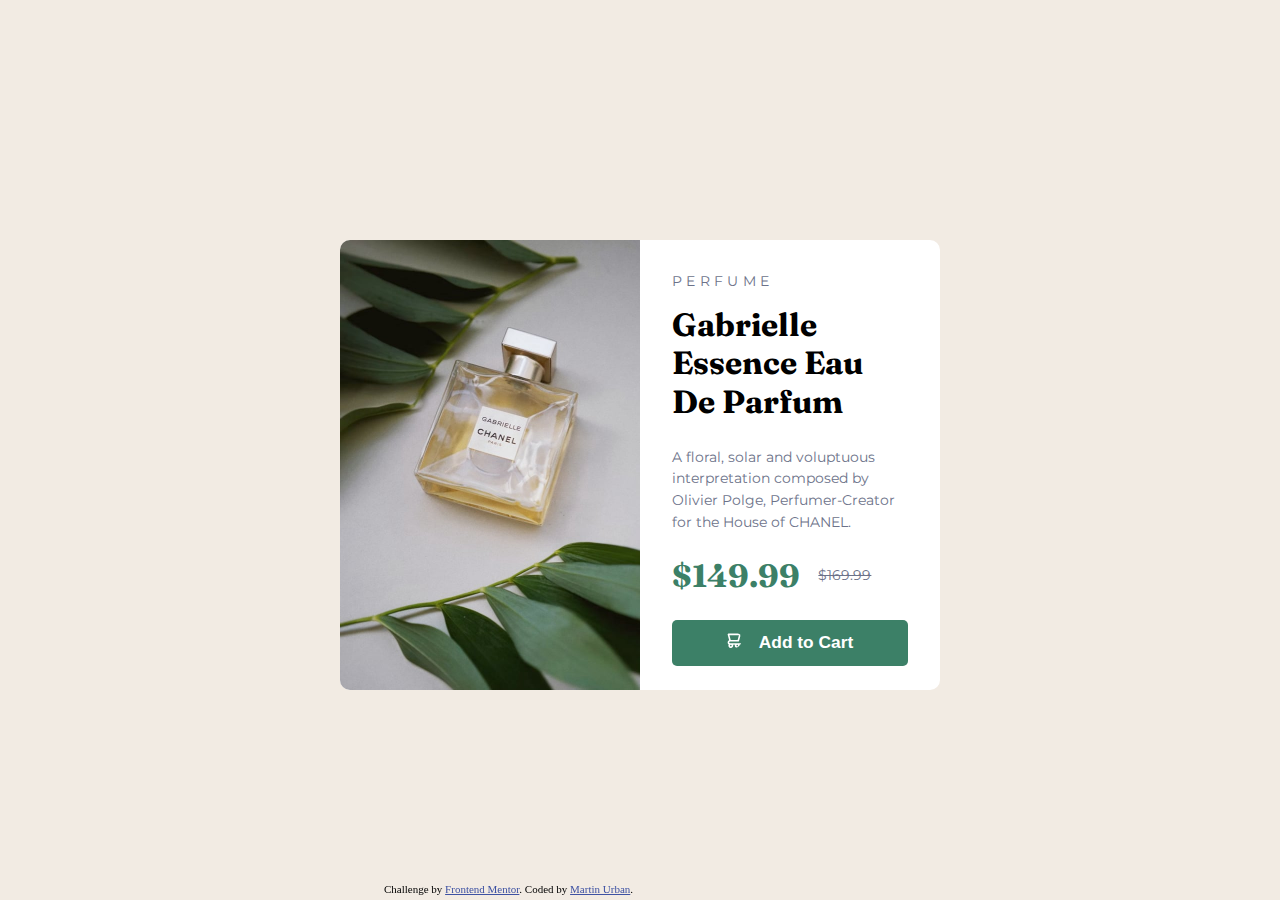
<file: index.html>
<!DOCTYPE html>
<html lang="en">
<head>
  <meta charset="UTF-8">
  <meta name="viewport" content="width=device-width, initial-scale=1.0"> <!-- displays site properly based on user's device -->

  <link rel="icon" type="image/png" sizes="32x32" href="./images/favicon-32x32.png">
  
  <title>Frontend Mentor | Product preview card component</title>

  <!-- Feel free to remove these styles or customise in your own stylesheet 👍 -->
  <link rel="stylesheet" href="style.css">
  <link rel="stylesheet"
           href="https://fonts.googleapis.com/css2?family=Montserrat">
           <link rel="stylesheet"
           href="https://fonts.googleapis.com/css2?family=Fraunces">

</head>
<body class="grid">

 <picture>
    <source srcset="images/image-product-desktop.jpg" media="(min-width:600px)">
    <img src="images/image-product-mobile.jpg">
 </picture>

  <main class="flex">
    <h2>Perfume</h2>

    <h1>Gabrielle Essence Eau De Parfum</h1>

    <p>A floral, solar and voluptuous interpretation composed by Olivier Polge, 
    Perfumer-Creator for the House of CHANEL.</p>
    <div class="pricecontainer">
    <p class="mainprice">$149.99</p>
    <p class="crossedoutprice">$169.99</p>
    </div>
    <button type="button"> <img class="vektor" src="images/icon-cart.svg"> <span>Add to Cart</span>
    </button>
  </main>





 
</body>

<div class="attribution">
  Challenge by <a href="https://www.frontendmentor.io?ref=challenge" target="_blank">Frontend Mentor</a>. 
  Coded by <a href="#">Martin Urban</a>.
</div>

</html>
</file>
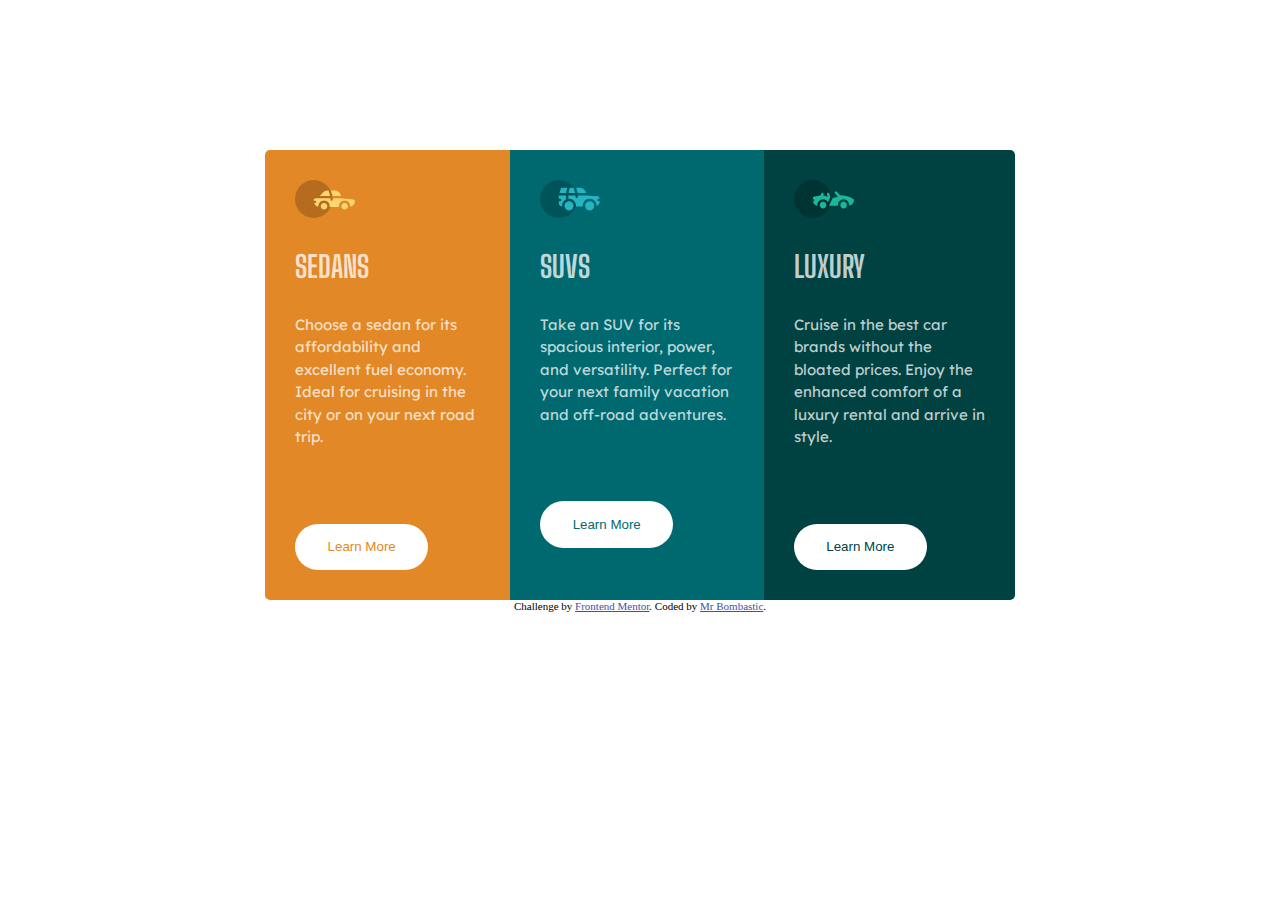
<file: 3-column-preview-card-component/index.html>
<!DOCTYPE html>
<html lang="en">
<head>
  <meta charset="UTF-8">
  <meta name="viewport" content="width=device-width, initial-scale=1.0"> <!-- displays site properly based on user's device -->

  <link rel="icon" type="image/png" sizes="32x32" href="./images/favicon-32x32.png">
  <link rel="stylesheet" href="style.css">
  <link rel="stylesheet"
           href="https://fonts.googleapis.com/css2?family=Lexend+Deca">
  <link rel="stylesheet"
           href="https://fonts.googleapis.com/css2?family=Big+Shoulders+Display">

  <title>Frontend Mentor | 3-column preview card component</title>

</head>

<body>
  
  <div class="flexcontainer">
    <div class="orangecontainer">
      <img src="images/icon-sedans.svg" alt="">
      <h1 class="uppercase">Sedans</h1>
      <p>Choose a sedan for its affordability and excellent fuel economy. Ideal for cruising in the city 
        or on your next road trip.</p>
      <button class="button1">Learn More</button>
    </div>

    <div class="darkcyancontainer">
      <img src="images/icon-suvs.svg" alt="">
      <h1 class="uppercase">SUVs</h1>
      <p>Take an SUV for its spacious interior, power, and versatility. Perfect for your next family vacation 
      and off-road adventures.</p>
      <button class="button2">Learn More</button>
    </div>

    <div class="verydarkcyancontainer">
      <img src="images/icon-luxury.svg" alt="">
      <h1 class="uppercase">Luxury</h1>
      <p>Cruise in the best car brands without the bloated prices. Enjoy the enhanced comfort of a luxury 
      rental and arrive in style.</p>
      <button class="button3">Learn More</button>
     </div>

  </div>

    <div class="attribution">
      Challenge by <a href="https://www.frontendmentor.io?ref=challenge" target="_blank">Frontend Mentor</a>. 
      Coded by <a href="#">Mr Bombastic</a>.
    </div>
  

</body>
</html>
</file>
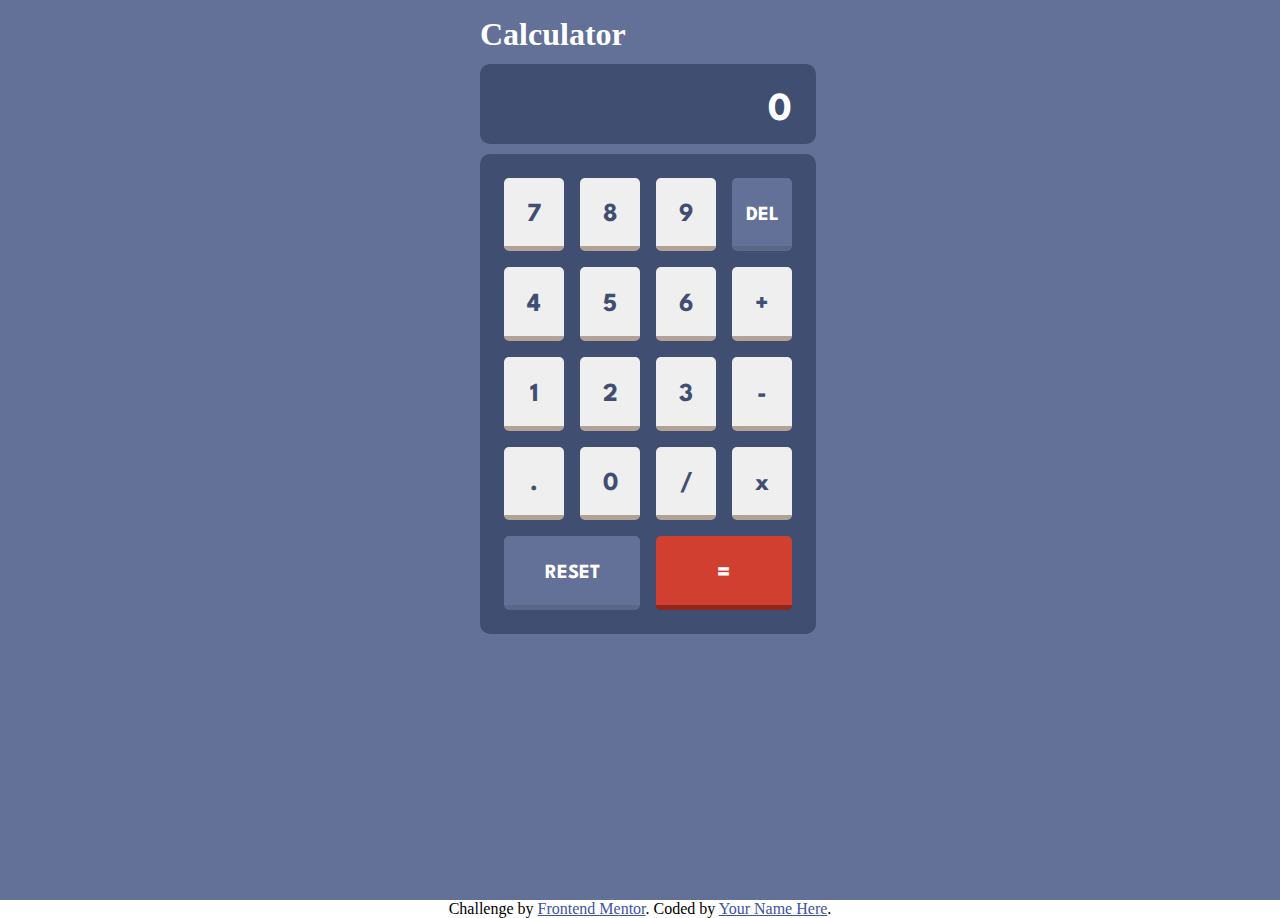
<file: calculator-app-main/index.html>
<!DOCTYPE html>
<html lang="en">
<head>
  <meta charset="UTF-8">
  <meta name="viewport" content="width=device-width, initial-scale=1.0"> <!-- displays site properly based on user's device -->

  <link rel="icon" type="image/png" sizes="32x32" href="./images/favicon-32x32.png">
  <link rel="stylesheet" href="style.css">
  <link rel="stylesheet"
  href="https://fonts.googleapis.com/css?family=League+Spartan:700">
  <title>Frontend Mentor | Calculator app</title>

</head>
<body>
  <div class="calculatorBackground">
    <div class="calculator">
      <header>
        <h1>Calculator</h1>
      </header>

      <main>


        <section class="numberwindow">
          <p class="number">0</p>
        </section>
        
        <section class="buttonarea">

          <button class="button7">7</button>
          <button class="button8">8</button>
          <button class="button9">9</button>
          <button class="buttonDel">DEL</button>
          <button class="button4">4</button>
          <button class="button5">5</button>
          <button class="button6">6</button>
          <button class="buttonPlus">+</button>
          <button class="button1">1</button>
          <button class="button2">2</button>
          <button class="button3">3</button>
          <button class="buttonMinus">-</button>
          <button class="buttonComma">.</button>
          <button class="button0">0</button>
          <button class="buttonDivision">/</button>
          <button class="buttonMultiplikation">x</button>
          <button class="buttonReset">RESET</button>
          <button class="buttonEquals">=</button>

        </section>

      </main>

    </div>

  </div>



  
  <div class="attribution">
    Challenge by <a href="https://www.frontendmentor.io?ref=challenge" target="_blank">Frontend Mentor</a>. 
    Coded by <a href="#">Your Name Here</a>.
  </div>

<script type="text/javascript" src="calculator.js"></script>

</body>


</html>
</file>
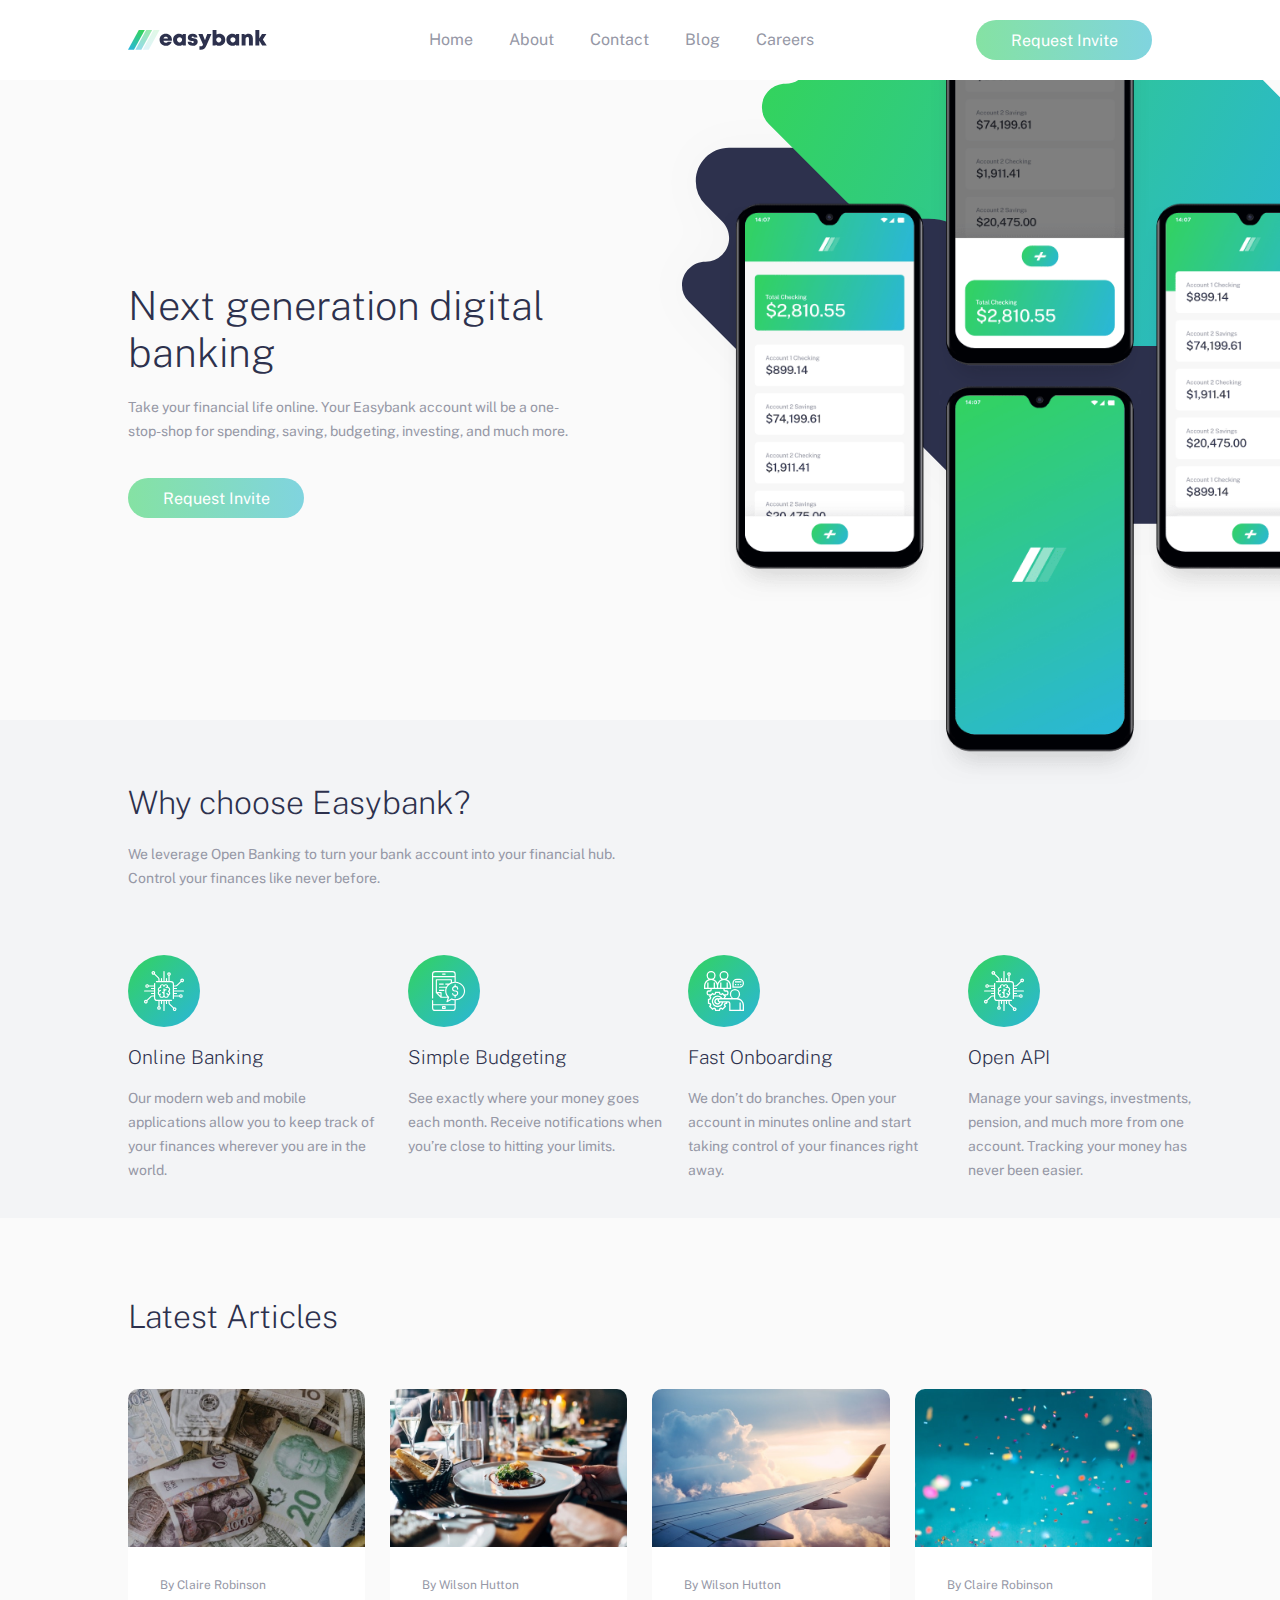
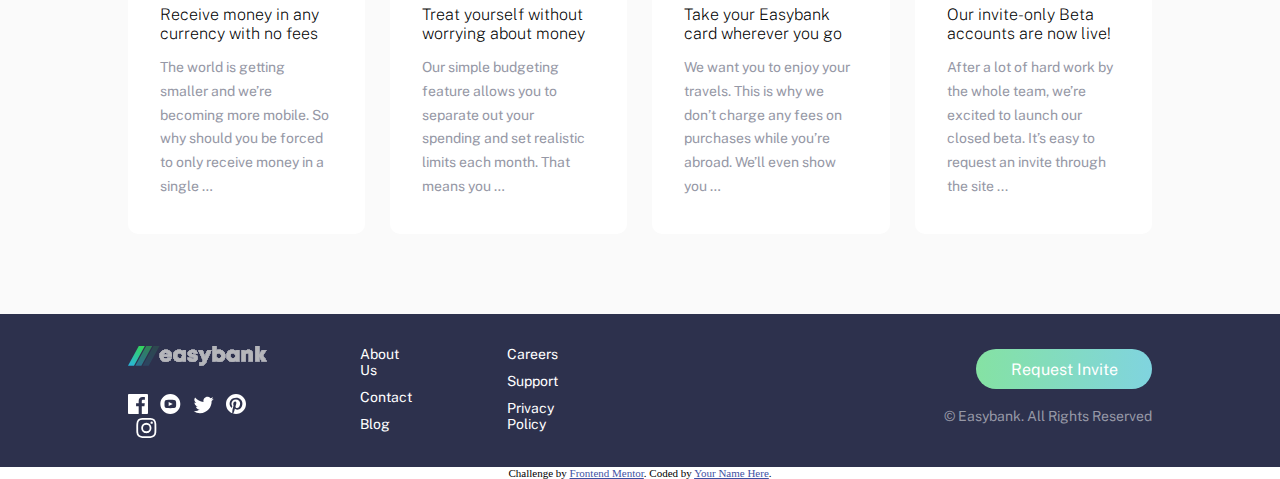
<file: easybank-landing-page-master/index.html>
<!DOCTYPE html>
<html lang="en">
<head>
  <meta charset="UTF-8">
  <meta name="viewport" content="width=device-width, initial-scale=1.0"> <!-- displays site properly based on user's device -->

  <link rel="icon" type="image/png" sizes="32x32" href="./images/favicon-32x32.png">
  <link rel="stylesheet" href="style.css">  
  <link rel="stylesheet"
  href="https://fonts.googleapis.com/css?family=Public+Sans:300,400,700">
  <title>Frontend Mentor | Easybank landing page</title>
 
</head>
<body>

<div class="menu">
  <ul>
    <a href="">Home</a>
    <a href="">About</a> 
    <a href="">Contact</a>
    <a href="">Blog</a>
    <a href="">Careers</a>
  </ul>
</div>

<div class="menuBackground"></div>



<header class="">
  <img src="images/logo.svg" alt="logo">
  <ul>
    <a href="">Home</a>
    <a href="">About</a> 
    <a href="">Contact</a>
    <a href="">Blog</a>
    <a href="">Careers</a>
  </ul>
  <a href="" class="gradientLink">Request Invite</a>
  <img id="hamburger" src="images/icon-hamburger.svg" alt="hamburger">

</header>  



<div class="hero">
  <div class="ornaments">
    <div class="picturePhones"> 
    </div>
  </div>

  
  <div class="heroText">
    <h1>Next generation digital banking</h1>

    <p>Take your financial life online. Your Easybank account will be a one-stop-shop 
    for spending, saving, budgeting, investing, and much more.</p>

    <a href="" class="gradientLink center">Request Invite</a>
  </div>


</div>





<article>
  <div>
    <h2>Why choose Easybank?</h2>
    <p>We leverage Open Banking to turn your bank account into your financial hub. Control 
    your finances like never before.</p>
  </div>

  <div class="sellingPoints">
    <div>
      <img src="images/icon-api.svg" alt="icon">
      <h3>Online Banking</h3>
      <p>Our modern web and mobile applications allow you to keep track of your finances 
      wherever you are in the world.</p>
    </div>

    <div>
      <img src="images/icon-budgeting.svg" alt="icon">
      <h3>Simple Budgeting</h3>
      <p>See exactly where your money goes each month. Receive notifications when you’re 
      close to hitting your limits.</p>
    </div>

    <div>
      <img src="images/icon-onboarding.svg" alt="icon">
      <h3>Fast Onboarding</h3>
      <p>We don’t do branches. Open your account in minutes online and start taking control 
      of your finances right away.</p>
    </div>

    <div>
      <img src="images/icon-api.svg" alt="icon">
      <h3>Open API</h3>
      <p>Manage your savings, investments, pension, and much more from one account. Tracking 
      your money has never been easier.</p>
    </div>
  </div>
</article>
  
<div class="articleTeaser">
  <h2>Latest Articles</h2>
  <div class="articles">
    <div>
      <img src="images/image-currency.jpg" alt="currency">
      <div class="teaserText">
        <p class="author"> By Claire Robinson</p>
        <h4> Receive money in any currency with no fees</h4>
        <p class="teaser"> The world is getting smaller and we’re becoming more mobile. So why should you be 
        forced to only receive money in a single …</p>
      </div>
    </div>

    <div>
      <img src="images/image-restaurant.jpg" alt="scene restaurant">
      <div class="teaserText">
        <p class="author">By Wilson Hutton</p> 
        <h4> Treat yourself without worrying about money</h4>
        <p class="teaser">Our simple budgeting feature allows you to separate out your spending and set 
        realistic limits each month. That means you …</p>
      </div>
    </div>

    <div>
      <img src="images/image-plane.jpg" alt="plane">
      <div class="teaserText">
        <p class="author">By Wilson Hutton</p>
        <h4>Take your Easybank card wherever you go</h4>
        <p class="teaser"> We want you to enjoy your travels. This is why we don’t charge any fees on purchases 
        while you’re abroad. We’ll even show you …</p>
      </div>
    </div>

    <div>
      <img src="images/image-confetti.jpg" alt="confetti">
      <div class="teaserText">
        <p class="author">By Claire Robinson</p>
        <h4>Our invite-only Beta accounts are now live!</h4>
        <p class="teaser"> After a lot of hard work by the whole team, we’re excited to launch our closed beta. 
        It’s easy to request an invite through the site ...</p>
      </div>
    </div>

  </div>
</div>

<footer>
  <div class="left">
    <div>
      <img src="images/logoWhite.png" alt="logo">
      <div class="icons">
        <img src="images/icon-facebook.svg" alt="icon facebook">
        <img src="images/icon-youtube.svg" alt="icon youtube">
        <img src="images/icon-twitter.svg" alt="icon twitter">
        <img src="images/icon-pinterest.svg" alt="icon pinterest">
        <img src="images/icon-instagram.svg" alt="icon instagram">
      </div>
    </div>

    <div class="links1">
      <a>About Us</a>
      <a>Contact</a>
      <a>Blog</a>
    </div>
    <div class="links2">
      <a>Careers</a>
      <a>Support</a>
      <a>Privacy Policy</a>
    </div>
  </div>

  <div  iv class="right">
    <a href="" class="gradientLink">Request Invite</a>
    <p>© Easybank. All Rights Reserved</p>
  </div>
  </footer>
  <div class="attribution">
    Challenge by <a href="https://www.frontendmentor.io?ref=challenge" target="_blank">Frontend Mentor</a>. 
    Coded by <a href="#">Your Name Here</a>.
  </div>
</body>
<script src="script.js" type="text/javascript"></script>
</html>
</file>
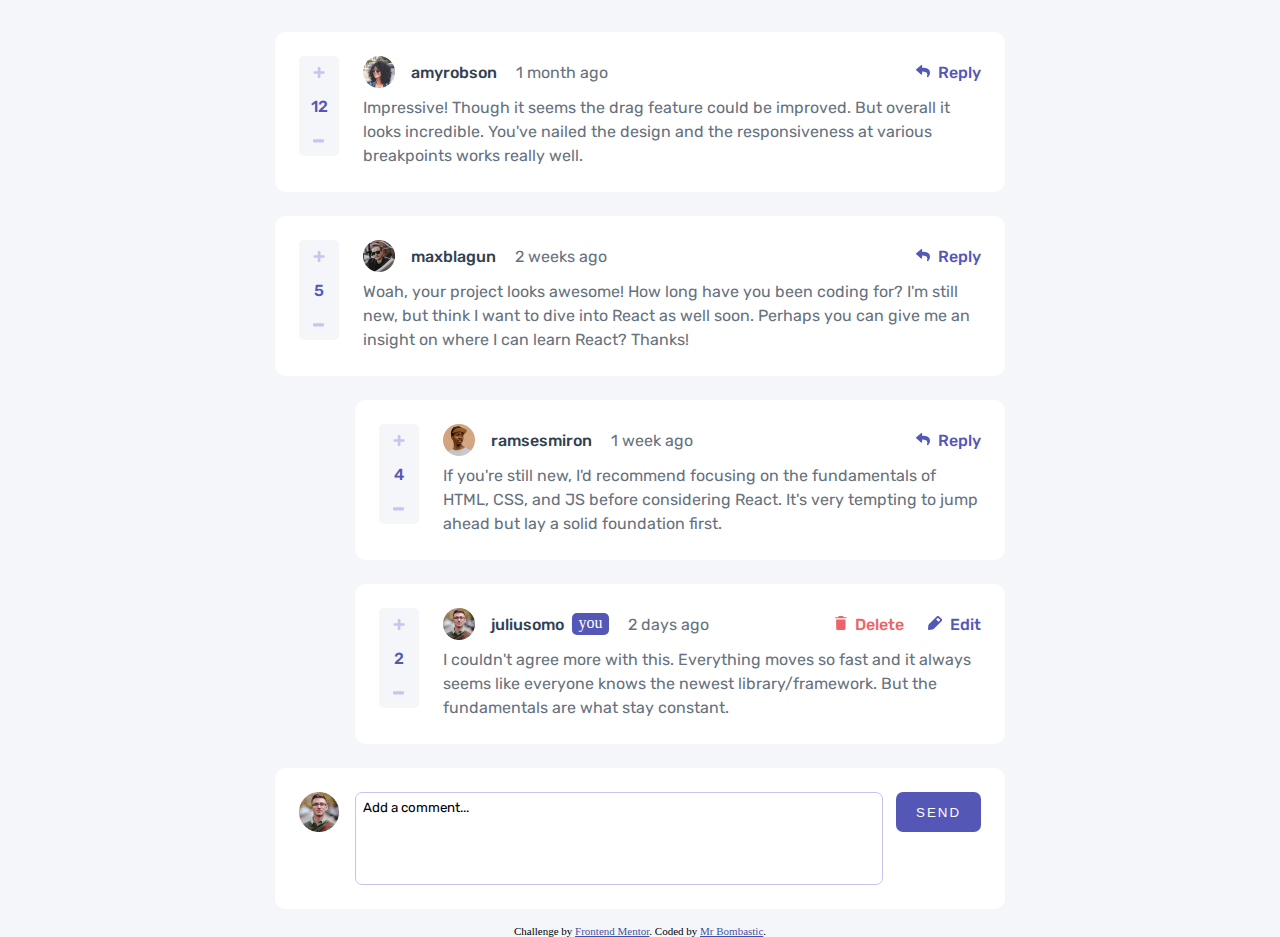
<file: interactive-comments-section-main/index.html>
<!DOCTYPE html>
<html lang="en">
<head>
  <meta charset="UTF-8">
  <meta name="viewport" content="width=device-width, initial-scale=1.0"> <!-- displays site properly based on user's device -->

  <link rel="icon" type="image/png" sizes="32x32" href="./images/favicon-32x32.png">
  <link rel="stylesheet" href="style.css">
  <link rel="stylesheet"
  href="https://fonts.googleapis.com/css?family=Rubik:400,500,700">
  
  <title>Frontend Mentor | Interactive comments section</title>


</head>
<body>

  <!-- Pull dynamic content from the data.json file -->



  <div class="wrapperMain">



  </div>


  
  <div class="attribution">
    Challenge by <a href="https://www.frontendmentor.io?ref=challenge" target="_blank">Frontend Mentor</a>. 
    Coded by <a href="#">Mr Bombastic</a>.
  </div>

<script rel="text/javascript" src="script.js"></script>

</body>
</html>
</file>
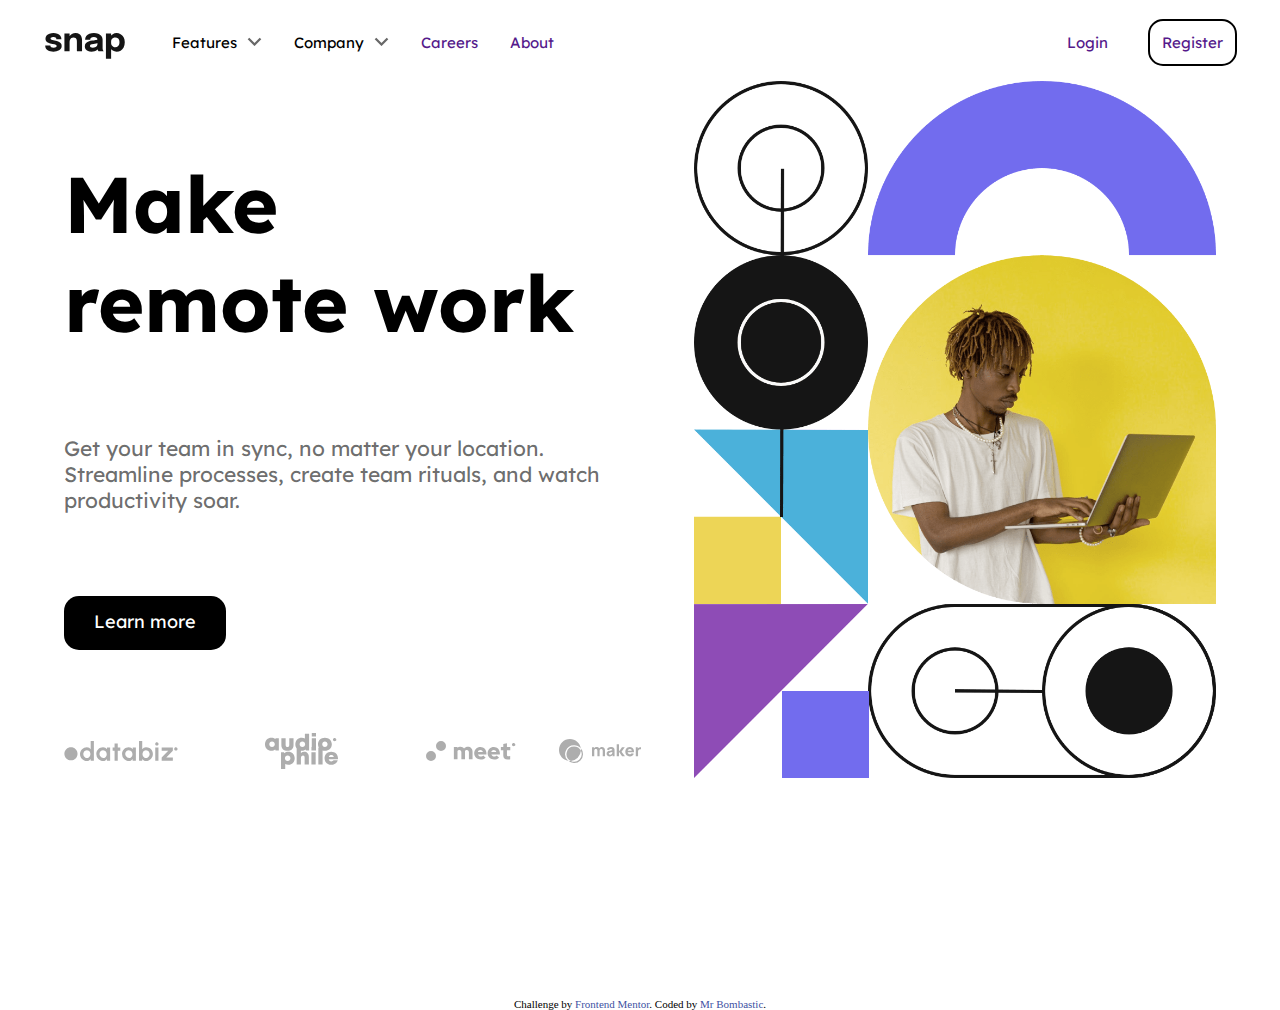
<file: intro-section-with-dropdown-navigation-main/index.html>
<!DOCTYPE html>
<html lang="en">
<head>
  <meta charset="UTF-8">
  <meta name="viewport" content="width=device-width, initial-scale=1.0"> <!-- displays site properly based on user's device -->
  <link rel="stylesheet"
           href="https://fonts.googleapis.com/css?family=Lexend+Deca">
  <link rel="stylesheet"
           href="https://fonts.googleapis.com/css?family=Big+Shoulders+Display:400,700">

  <link rel="icon" type="image/png" sizes="32x32" href="./images/favicon-32x32.png">
  <link rel="stylesheet" href="style.css">
 

  <title>Frontend Mentor | Intro section with dropdown navigation</title>

</head>

<body onresize="closeslider() ,checkbrake()">

  <img id="blackbackground" src="images/blackbackground.png">
  <img class="logo" src="images/logo.svg" alt="snap logo"> 
  <img onclick="activateslider()" src="images/icon-menu.svg" id="hamburger">
  <img onclick="activateslider()" src="images/icon-close-menu.svg" id="thex">
      
    


  <header id="menu">
    
    <ul  onclick="activatefeatures()">Features <img id="arrowdown1" src="images/icon-arrow-down.svg"><img id="arrowup1" src="images/icon-arrow-up.svg"> 
      <div id="lw1" class="linkwrapper lw1">
        <li><img class="icon" src="images/icon-todo.svg" alt="icon"><a href="">Todo List</a></li>
        <li><img class="icon" src="images/icon-calendar.svg" alt="icon"><a href="">Calendar</a></li>
        <li><img class="icon" src="images/icon-reminders.svg" alt="icon"><a href="">Reminders</a></li>
        <li><img class="icon" src="images/icon-planning.svg" alt="icon"><a href="">Planning</a></li>
      </div>
    </ul>
    
    <ul onclick="activatecompany()">Company <img id="arrowdown2" src="images/icon-arrow-down.svg"><img id="arrowup2" src="images/icon-arrow-up.svg">
      <div id="lw2" class="linkwrapper lw2">
        <li><a href="">History</a></li>
        <li><a href="">Our Team</a></li>
        <li><a href="">Blog</a></li>
      </div>
    </ul>
    
    <a href="">Careers</a>
    <a href="">About</a>

    <div class="right">
      <a class="mittig1" href="">Login</a>
      <a class="mittig2" href="">Register</a>
    </div>
 
  </header>

 


<div style="clear:both;" class="grid">
  <img class="bildklein" src="images/image-hero-mobile.png">
  <img class="bildgroß"  src="images/image-hero-desktop.png">
    <main>
      <h1  id="heading" >Make remote work</h1>

      <p>Get your team in sync, no matter your location. Streamline processes, 
      create team rituals, and watch productivity soar.</p>

      <a href="">Learn more</a>

      <div class="containerlogos">
        <img class="partners1" src="images/client-databiz.svg" alt="logo">
        <img class="partners2" src="images/client-audiophile.svg" alt="logo">
        <img class="partners3" src="images/client-meet.svg" alt="logo">
        <img class="partners4" src="images/client-maker.svg" alt="logo">
      </div>

    </main>
</div>

  <div class="attribution">
    Challenge by <a href="https://www.frontendmentor.io?ref=challenge" target="_blank">Frontend Mentor</a>. 
    Coded by <a href="#">Mr Bombastic</a>.
  </div>


 <script type="text/javascript" src="slider.js"></script>


</body>
</html>
</file>
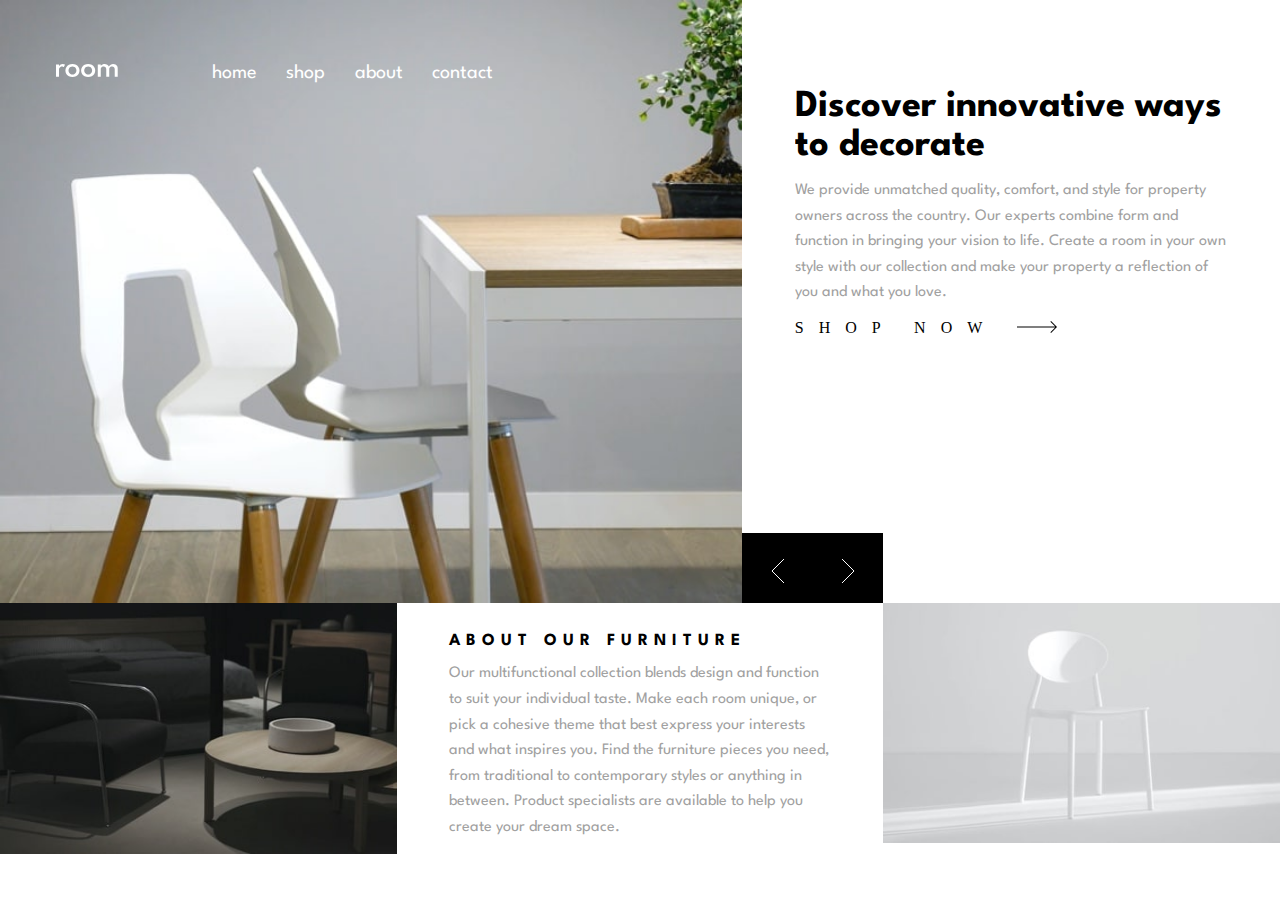
<file: room-homepage-master/index.html>
<!DOCTYPE html>
<html lang="en">
<head>
  <meta charset="UTF-8">
  <meta name="viewport" content="width=device-width, initial-scale=1.0"> <!-- displays site properly based on user's device -->

  <link rel="icon" type="image/png" sizes="32x32" href="./images/favicon-32x32.png">
  <link rel="stylesheet" href="style.css">  
  <link rel="stylesheet"
  href="https://fonts.googleapis.com/css?family=League+Spartan:500,600,700">
  <title>Frontend Mentor | Room homepage</title>

</head>
<body>
  
  <div class="row1">
    <div class="pictureHeader">
      <header>
        <img class="hamburger" src="images/icon-hamburger.svg" alt="menubutton"> 
        <img class="logo" src="images/logo.svg" alt="logo">
          <ul>
            <a>home</a>
            <a>shop</a>
            <a>about</a>
            <a>contact</a>
           
        </ul>
      </header>

      <div class="arrows arrowsMobile">
        <div class="arrowLeft" >
          <img src="images/icon-angle-left.svg">
        </div>

        <div class="arrowRight">  
         <img  src="images/icon-angle-right.svg">
        </div>
      </div>
    
    </div>

  

  <main>

    <div class="textSlider">
      <h1>Discover innovative ways to decorate</h1>
      <p>We provide unmatched quality, comfort, and style for property owners across the country. 
      Our experts combine form and function in bringing your vision to life. Create a room in your 
      own style with our collection and make your property a reflection of you and what you love.</p>
      <a class="cta" href="">SHOP NOW</a>
      <img src="images/icon-arrow.svg">
    </div>

    <div class="textSlider notDisplayed">
      <h1>We are available all across the globe</h1>
      <p>With stores all over the world, it's easy for you to find furniture for your home or place of business. 
      Locally, we’re in most major cities throughout the country. Find the branch nearest you using our 
      store locator. Any questions? Don't hesitate to contact us today.</p>
      <a class="cta" href="">SHOP NOW</a>
      <img src="images/icon-arrow.svg">
    </div>

    <div class="textSlider notDisplayed">
      <h1>Manufactured with the best materials</h1>
      <p>Our modern furniture store provide a high level of quality. Our company has invested in advanced technology 
      to ensure that every product is made as perfect and as consistent as possible. With three decades of 
      experience in this industry, we understand what customers want for their home and office.</p>
      <a class="cta" href="">SHOP NOW</a>
      <img src="images/icon-arrow.svg">
    </div>



    <div class=" arrows arrowsDesktop">
      <div class="arrowLeft">
        <img src="images/icon-angle-left.svg">
      </div>

      <div class="arrowRight">   
        <img src="images/icon-angle-right.svg">
      </div>
    </div>

  </main>

</div>



<div class="row2">
  <div class="col1">
    <img src="images/image-about-dark.jpg" alt="darkroom">
  </div>

  <article>
    <h2>About our furniture</h2>
    <p>Our multifunctional collection blends design and function to suit your individual taste.
    Make each room unique, or pick a cohesive theme that best express your interests and what
    inspires you. Find the furniture pieces you need, from traditional to contemporary styles
    or anything in between. Product specialists are available to help you create your dream space.</p>
  </article>

  <div class="col3">
    <img src="images/image-about-light.jpg" alt="brightroom">
  </div>

</div>


  <script src="carousel.js" type="text/javascript"></script>

</body>
</html>
</file>
<file: style.css>
/*--------------*/
/* RESET und Einstellungen */
/*--------------*/

img,
picture {
    max-width: 100%;
    display: block;}

*,
*::before,
*::after {
    box-sizing: border-box;
}

/* Reset margins */
body,
h1,
h2,
h3,
h4,
h5,
p,
figure,
picture {
    margin: 0; 
}
h1,
h2,
h3,
h4,
h5,
h6,
p {
    font-weight: 400;
}



/*-----------------------*/
/*    Custom Properties  */
/*-----------------------*/
:root{
--cl-green:hsl(158, 36%, 37%);
--cl-crean:hsl(30, 38%, 92%);
--cl-darkblue:hsl(212, 21%, 14%);
--cl-grayishblue: hsl(228, 12%, 48%);
--cl-white:hsl(0, 0%, 100%);

--ff-montserrat:Montserrat;
--ff-fraunces: "Fraunces";
}


/*-----------------------*/
/*     Utility Classes   */
/*-----------------------*/

.grid{display:grid;}

.flex{
    display:flex;
    flex-direction: column;}




/*-----------------------*/
/*        Layout         */
/*-----------------------*/




html{background-color: var(--cl-crean);}

body{margin:0 auto;
    max-width: 600px;
     border-radius: 10px;
    background-color: var(--cl-white);
}


main{padding:2em 2em 1.5em 2em;
   }

h2{
    font-family:var(--ff-montserrat);
    font-weight: 400;
    font-size: 0.9em;
    text-transform:uppercase;
    letter-spacing: 0.3em;
    color: var(--cl-grayishblue);
}

h1{
    font-family: var(--ff-fraunces);
    font-weight: 700;
    margin: 0.5em 0 0.8em 0;
    line-height: 1.2em;}

p{
    font-family: var(--ff-montserrat);
    line-height: 1.5em;
    font-size: 0.9rem;
    color: var(--cl-grayishblue);
    }

.mainprice {
    font-family: var(--ff-fraunces);
    font-size: 2em;
    font-weight: 700;
    color: var(--cl-green);
}


.crossedoutprice{
    position: relative;
    bottom: 0.5em;
    left:1em;
    text-decoration: line-through;}

.pricecontainer > *{
    display: inline;}

/*-----------------------*/
/*       Components      */
/*-----------------------*/

/*   BUTTON    */

button{
    width: 100%;
    background-color: var(--cl-green);
    border:0;
    border-radius: 5px;
}

.vektor{display: inline-block;
        margin-right: 1em;
        transform: scaleX(-1);
}

span{display: inline-block;
    color: white;
    font-size: 1.3em ;
    text-align:left;
    font-weight:700;}




@media (min-width:601px){
body{grid-template-areas:'image content' ;
    margin-top:15em;}

main{grid-area: content;
    }

picture{
    grid-area: image;
    width:300px;}

img{border-radius:10px 0 0 10px;}

.pricecontainer{
    margin: 1.2em 0 1.2em 0;}

button{
    height:3.5em;
    margin-top:0em;}

.attribution{grid-area:footer;}

}



@media (max-width:600px){
    body{grid-template-areas:'image' 
                              'content'}
    
    main{grid-area: content;}
    
    picture{grid-area: image;}

    img{border-radius:10px 10px 0 0px;}

    body{width:90%;
        margin-top: 10em;}
    
    .pricecontainer{margin: 1em 0;}
    
    button{height:4.2em;}
    }

    


/*-----------------------*/
/*     Frontend Mentor   */
/*-----------------------*/

.attribution { 
    font-size: 11px;
    text-align: center;
    position:fixed;
    bottom:.5em;
    left: 30vw; }

.attribution a { color: hsl(228, 45%, 44%); }
</file>
<file: 3-column-preview-card-component/style.css>
/*-----------------------*/
/*Reset und Einstellungen*/
/*-----------------------*/

img,
picture {
    max-width: 100%;
    display: block;}

*,
*::before,
*::after {
    box-sizing: border-box;
}

/* Reset margins */
body,
h1,
h2,
h3,
h4,
h5,
p,
figure,
picture {
    margin: 0; 
}
h1,
h2,
h3,
h4,
h5,
h6,

/* set up the body */

body{
    font-size: 15px;}

p, h1{color:var(--cl-transparentwhite);}

/*-----------------------*/
/*    Custom Properties  */
/*-----------------------*/

:root{
    --cl-brightorange: hsl(31, 77%, 52%);
    --cl-darkcyan: hsl(184, 100%, 22%);
    --cl-verydarkcyan: hsl(179, 100%, 13%);

    --cl-transparentwhite: hsla(0, 0%, 100%, 0.75);
    --cl-verylightgray: hsl(0, 0%, 95%);

    --ff-paragraph: "Lexend Deca";
    --ff-heading: "Big Shoulders Display";
    --fw-bold: 700;
}

/*-----------------------*/
/*    Utility classes    */
/*-----------------------*/

.uppercase{text-transform: uppercase;}


/*-----------------------*/
/*       Components      */
/*-----------------------*/

.flexcontainer{
    max-width:750px;
    margin: 10em auto 0 auto;
    display:flex;
    min-width: 270px;}

.orangecontainer{
    padding:2em;
    display:flex;
    flex-direction: column;
    background-color: var(--cl-brightorange);
    }

.darkcyancontainer{
    padding:2em;
    display:flex;
    flex-direction: column;
    background-color: var(--cl-darkcyan);
   }

.verydarkcyancontainer{
    padding:2em;
    display:flex;
    flex-direction: column;
    background-color: var(--cl-verydarkcyan);}

img{width:4em;}

button{
    background-color: white;
    border-radius: 40px;
    height:3.5em;
    width:10em;
    border:none;}

button:active{
    border:3px solid white;
    background-color: transparent;
    color:white;
}

.button1{
    color: var(--cl-brightorange)
     ;
}



.button2{
    color:var(--cl-darkcyan);}


.button3{
    color:var(--cl-verydarkcyan);}



/*-----------------------*/
/*        Layout         */
/*-----------------------*/
p{
    font-family: var(--ff-paragraph);
    line-height: 1.5em;
    margin-bottom: 5em;}

h1{
    font-family: var(--ff-heading);
    margin:1em 0;
    font-size: 2em;}


@media (max-width:600px){
    .flexcontainer{
        flex-direction: column;
        margin-left: 1em;
        margin-right: 1em;}
    
    .orangecontainer{
        border-radius: 5px 5px 0 0 ;}

    .verydarkcyancontainer{
        border-radius: 0 0 5px 5px;}

    }


@media (min-width:601px){

    
    .orangecontainer{
        border-radius: 5px 0 0 5px; }

    .verydarkcyancontainer{
        border-radius: 0 5px 5px 0;
    }    
}

/*-----------------------*/
/*     Frontendmentor    */
/*-----------------------*/

.attribution { font-size: 11px; text-align: center; }

.attribution a { color: hsl(228, 45%, 44%); }
</file>
<file: calculator-app-main/style.css>
/*-----------------------*/
/*Reset                  */
/*-----------------------*/

*,
*::before,
*::after {
    box-sizing: border-box;
}

/* Reset margins */
body,
h1,
h2,
h3,
h4,
h5,
p,
figure,
picture,
ul {
    margin: 0; 
    padding:0;
}


/*-----------------------*/
/*    Custom Properties  */
/*-----------------------*/
:root{

--cl-mainBackground:hsl(225, 21%, 49%);
--cl-screenBackground: hsl(224, 36%, 15%);
--cl-keyShadow: hsl(224, 28%, 35%);
--cl-red: hsl(6, 63%, 50%);
--cl-darkRed: hsl(6, 70%, 34%);
}

h1{
    font-family: "League Spartans";
    color:white;
    padding-top:.5em;
}

p{
    
    font-family: "League Spartans";
    margin-top:.3em;

}



.calculatorBackground{
    background-color: hsl(225, 21%, 49%);
    height:100vh;
}

.calculator{
    width:20em;
    margin:0 auto;
}

.numberwindow{
    width:21em;
    height:5em;
    background-color: var(--cl-keyShadow);
    margin-bottom:.6em;
    margin-top:.7em;
    border-radius: 10px;
    display:flex;
    justify-content: flex-end;
    align-items: center;
    padding-right:1.5em;

}

.buttonarea{
    display:grid;
    grid-template-columns: 1fr 1fr 1fr 1fr;
    row-gap: 1em;
    column-gap:1em;
    background-color: var(--cl-keyShadow);
    padding:1.5em;
    border-radius: 10px;
    border: 0px solid white;
    height:30em;
    width:21em;
    margin:0 auto;
}

button{
border:none;
border-radius: 5px;

font-size:26px;
color: var(--cl-keyShadow);
padding-top: .3em;
font-weight: 700;
}

p{
    font-size: 40px;
    color: white;

}

.buttonReset,
.buttonDel{
    background-color: var(--cl-mainBackground);
    color:white;
    border-bottom: 5px solid hsla(223, 21%, 43%, 0.815) ;
    font-size: 20px;
}

.buttonReset:hover,
.buttonDel:hover{ background-color: hsla(222, 28%, 76%, 0.356);
}

.buttonReset:active,
.buttonDel:active{
    background-color: #A2B3E1;
}

.buttonReset{
    padding-top: .3em;
    padding-bottom:.05em;
}

.buttonEquals{
    background-color: var(--cl-red);
    grid-column: 3/5;
    border-bottom: 5px solid var(--cl-darkRed);
    color:white;
}


.buttonEquals:hover{
   background-color: rgb(224, 93, 79);;;
}

.buttonEquals:active{
    background-color: #f97b6d;
}
.buttonReset{
    grid-column:1/3;
}

.number,
button
{
    font-family: "League Spartan";
    font-weight: 700;

}


.button7,
.button8,
.button9,
.button4,
.button5,
.button6,
.button1,
.button2,
.button3,
.buttonPlus,
.buttonMinus,
.buttonComma,
.buttonMultiplikation,
.button0,
.buttonDivision{
    background-color: EAE3DB;
    border-bottom: 5px solid #B2A295;
}






.attribution {
     text-align: center; }
.attribution a { color: hsl(228, 45%, 44%); }
</file>
<file: easybank-landing-page-master/style.css>
/*-----------------------*/
/*Reset                  */
/*-----------------------*/


/* Reset margins */
body,
h1,
h2,
h3,
h4,
h5,
p,
figure,
picture,
ul,
img,
div{
    margin: 0; 
    padding:0;
    box-sizing: border-box;
}


/*-----------------------*/
/*    Custom Properties  */
/*-----------------------*/
:root{
    --darkBlue: hsl(233, 26%, 24%);
    --limeGreen:hsl(136, 65%, 51%);
    --brightCyan: hsl(192, 70%, 51%);
    
    --grayishBlue:hsl(233, 8%, 62%);
    --lightGrayishBlue: hsl(220, 16%, 96%);
    --veryLightGray: hsl(0, 0%, 98%);
    --white:hsl(0, 0%, 100%);
    --paddingMobile: 5vw;
    --paddingDesktop:10vw;
}

/*--------------------------------------------------*/
/*            allgemeines Layout                    */
/*--------------------------------------------------*/


/*--------------------------------------*/
/*            header                    */
/*--------------------------------------*/

header{
    display:flex;
    justify-content: space-between;
    align-items: center;
    padding-left: var(--paddingMobile);
    padding-right: var(--paddingMobile);
}



/*---------------------------------*/
/*            header desktop       */
/*---------------------------------*/

@media (min-width:1001px){
    #hamburger{
        display:none;
    }

    header>a{
        margin:0;
    }
  

    header{
        height: 5em;
        padding-left:var(--paddingDesktop);
        padding-right: var(--paddingDesktop);
    }

    header a {
        text-decoration: none;
        color: var(--grayishBlue);
        padding:1.65em 0;
        font-family: "Public Sans";
    }
    
    header>ul>a:hover{
        color: var(--darkBlue); 
        border-bottom: 4px solid transparent;
        border-image:linear-gradient(90deg, rgba(133,226,163,1) , rgba(128,212,223,1) );
        border-image-slice: 1;
        width:100%;
    }
    
    header a+a{margin-left: 2em;}
}

/*-------------------------------*/
/*         header mobile         */
/*----------------------- -------*/

@media (max-width:1000px){

    header>ul,
    header>a{
        display:none !important;
    }

    header{
        height: 3.6875em;
    }


}

/*--------------------------------------*/
/*               main                   */
/*--------------------------------------*/
/*------------------------------*/
/*       main  mobile           */
/*------------------------------*/
.menu{
    position: fixed;
    width:70vw;
    top: 10vh;
    left: 15vw;
    background-color: white;
    padding: 2em;
    border-radius: 10px;
    z-index: 2;
}

.menu a{
    display:block;
    text-align: center;
    text-decoration: none;
    color: var(--darkBlue);
    font-family: "Public Sans";
    font-size: 20px;
}

.menu a+a{
    margin-top: 1.5em;
}

.menuBackground{
    position:fixed;
    left:0;
    top:3.7em;
    width:100vw;
    height:calc(100vh - 3.7em);
    background:linear-gradient(180deg, hsla(0, 0%, 0%, 0.741), hsla(230, 7%, 17%, 0.165));
}

.hero{
    background-color: var(--veryLightGray);
}

.hero img{
    width:100%;
    padding:0 1em;
}



.picturePhones{
    width:90%;
    margin: 0 auto;
    height: 80vw;
    background-image: url(images/image-mockups.png);
    background-size: 100%;
    background-repeat:no-repeat;
    background-position:0px -32vw;
}

.ornaments{
    background-image: url(images/bg-intro-mobile.svg);
    background-size: 100%;
    background-position: 0 -15vw;
    margin-bottom: 2em;
}

.heroText{
    padding: 0 var(--paddingMobile) 5em var(--paddingMobile);
    
}

h1{ 
    font-family: "Public Sans";
    color:var(--darkBlue);
    font-weight: 200;
    font-size: 2.5em;
    text-align: center;
    margin-bottom: .5em;
}

p{
    font-family: "Public Sans";
    text-align: center;
    line-height: 1.5em;
    color: var(--grayishBlue);
    margin-bottom: 2.5em;
    font-size:14px;
    line-height: 1.7em;
}

.gradientLink{
    display:block;
    width:7em;
    text-align: center;
    padding: .65em 2em;
    text-decoration: none;
    color: white;
    font-family: "Public Sans";
    font-weight: 400;
    background: linear-gradient(90deg, rgba(133,226,163,1) , rgba(128,212,223,1) );
    border-radius: 2em;}

.center{
    margin-left: auto;
    margin-right: auto;
}

article{
    padding: 4em 4.5vw 0.5px 4.5vw;
    background-color: var(--lightGrayishBlue);
}

article>div:first-of-type{
    margin-bottom: 4em;
}

article img {
    display:block;
    width: 4.5em;
    margin: 0 auto;
}

h2{
    font-family: "Public Sans";
    font-weight: 200;
    font-size: 2em;
    text-align: center;
    color: var(--darkBlue);
    margin-bottom: .7em;
}

h3{
    font-family: "Public Sans";
    color: var(--darkBlue);
    font-weight: 200;
    font-size: 1.2em;
    text-align: center;
    margin: 1em 0;
}

.articleTeaser{
    background-color: var(--veryLightGray);
    padding:5em 6vw;
}

.articleTeaser img{
    width:100%;
}

.articles>div{
    border-radius: 10px;
    overflow:hidden;
    margin-top: 2em;
    background-color: var(--white);
}

.teaserText{
    margin:1.5em 2em 2em 2em;
}

.author{
    text-align: left;
    font-size: 12px;
    margin-bottom: .8em;
}

h4{
    font-family: "Public Sans";
    font-weight: 200;
    margin-bottom: .8em;

}

.teaser{
    text-align: left;
}

/*------------------------------*/
/*       main  desktop          */
/*------------------------------*/

@media (min-width:1001px){
    .hero{
        display:grid;
        grid-template-areas: "a b";
    }

    .heroText{
        padding-bottom: 0;
    }

    .ornaments{
        margin-bottom: 0;
        grid-area: b;
        width:50vw;
        background-image: url(images/bg-intro-desktop.svg);
        background-repeat: no-repeat;
        background-position: 0 -110px;
        background-size: 115%;
        height: 50vw;
        max-height: 1100px;
    }

    .picturePhones{
        background-position: 80px -80px;
        height:110%;
        width:100%;
    }

    .heroText{
        display:flex;
        flex-direction: column;
        justify-content: center;
        padding-left: var(--paddingDesktop);
    }


    h1, h2, h3, p{text-align: left;}

    p{
        max-width: 500px;
    }

    .heroText a{
        margin-left:0;
        margin-right:0;}

    article{
        padding-left:var(--paddingDesktop);
    }

    .sellingPoints{
        display:flex;
    }

    .sellingPoints div+div{
        margin-left: 2vw;
    }
    
    

    article img{
        margin:0;
    }

    .articles{
        display:flex;
    }

    .articleTeaser{
        padding-left: var(--paddingDesktop);
        padding-right: var(--paddingDesktop);
    }

    .articles>div+div{
        margin-left:2vw;
    
    }
    

}



/*--------------------------------------*/
/*               footer mobile          */
/*--------------------------------------*/

footer{
    background-color: var(--darkBlue);
    display:flex;
    flex-direction: column;
    align-items: center;
    padding-top: 2em;
}

.links1 a, .links2 a{
    display:block;
    text-align: center;
    color:white;
    font-family: "Public Sans";
    font-size: 14px;
}

.icons img+img{
    margin-left: .5em;
}

footer>div>div>img{
    margin-bottom: 1.5em;
}

.icons{
    margin-bottom: 1.5em;
}

.left a{
    margin-bottom: .8em;
}

.links2{
    margin-bottom: 1.5em;
}

footer .gradientLink{
    margin-bottom: 1em;
    margin-left: auto;
    margin-right: auto;
}


/*--------------------------------------*/
/*               footer desktop         */
/*--------------------------------------*/
@media (min-width:1001px){
    footer{
        padding-left: var(--paddingDesktop);
        padding-right: var(--paddingDesktop);
        flex-direction: row;
        justify-content: space-between;
    }

    .left a{
        text-align: left;
    }

    .footerLinks{
        display:flex;
    }

    .left{
        display:flex;
        width: 45%;
        justify-content: space-between;
    }

    .links1{
        margin-left: 20%;
    }
    
    .links2{
        margin-left: 20%;
    }

    footer .gradientLink{
        margin: 0;
        margin-bottom: 1em;
    }

    .right{
        display:flex;
        flex-direction: column;
        align-items: flex-end;
    }

}
/*--------------------------------------------------*/
/*           Frontend Mentor                        */
/*--------------------------------------------------*/


.attribution { font-size: 11px; text-align: center; }
.attribution a { color: hsl(228, 45%, 44%); }
</file>
<file: interactive-comments-section-main/style.css>
/*-----------------------*/
/*Reset                  */
/*-----------------------*/

*,
*::before,
*::after {
    box-sizing: border-box;
}

/* Reset margins */
body,
h1,
h2,
h3,
h4,
h5,
p,
figure,
picture,
ul {
    margin: 0; 
    padding:0;
}


/*-----------------------*/
/*    Custom Properties  */
/*-----------------------*/
:root{
    --cl-moderateBlue: hsl(238, 40%, 52%);
    --cl-softRed: hsl(358, 79%, 66%);
    --cl-lightGrayishBlue: hsl(239, 57%, 85%);
    --cl-paleRed: hsl(357, 100%, 86%);
    --cl-darkBlue: hsl(212, 24%, 26%);
    --cl-grayishBlue:hsl(211, 10%, 45%);
    --cl-lightGray: hsl(223, 19%, 93%);
    --cl-veryLightGray: hsl(228, 33%, 97%);
    --cl-white: hsl(0, 0%, 100%);

    --ff-main:"Rubik";


}





/*--------------------------------------------------*/
/*            allgemeines Layout                    */
/*--------------------------------------------------*/


body{
    background-color: var(--cl-veryLightGray);
}

.wrapperMain{
    max-width: 730px;
    margin-left: max( 1em, calc(50% - 365px));
    margin-right: max( 1em,  calc(50% - 365px));
    margin-top: 2em;
}

.commentBox{
    background-color: var(--cl-white);
    display: flex;
    padding:1.5em;
    border-radius: 10px;
    margin-bottom:1.5em;

}


.commentBoxReply{
    margin-left:5em;
}

.desktopCounter{
    background-color: var(--cl-veryLightGray);
    margin-right:1.5em;
    display:flex;
    flex-direction: column;
    align-items: center;
    width:40px;
    height:100px;
    border-radius: 5px;
    justify-content: space-around;
    flex-shrink: 0;
}


.desktopCounter>span,
.mobileCounter>span{
    color:var(--cl-moderateBlue);
    font-family: var(--ff-main);
    font-weight: 500;
}

.iconPlus{
    width:12px;
    height:12px;
}

.iconMinus{
    width:12px;
    height:12px;
    padding-top: 4px;
    padding-bottom: 4px;
}


.heading{
    display: flex;
    justify-content: space-between;
    align-items: center;
    padding-bottom: .5em;
    
}

.reply{
    display:inline;
    font-family: var(--ff-main);
    color: var(--cl-moderateBlue);
    font-weight: 500;
    padding-left: .5em;
}

.replyRed{
    color:var(--cl-softRed) !important;
}

.rightArea{
    width:100%;
}

.rightArea>p{
    font-family: var(--ff-main);
    color: var(--cl-grayishBlue);
    line-height: 1.5em;
}

.left{
    display: flex;
    align-items: center;
}
.left>*{
    display:inline-block;
}

.left img{
    width:32px;
}

.name{
    font-family: var(--ff-main);
    color: var(--cl-darkBlue);
    font-weight: 500;
    margin-left:1em;
}

.you{
    background-color: var(--cl-moderateBlue);
    color: white;
    padding:.05em .4em .18em .4em;
    margin-left: .5em;
    border-radius: 5px;
}


.date{
    font-family: var(--ff-main);
    color: var(--cl-grayishBlue);
    margin-left: 1.2em;
}

.right>*{
    display:inline-block;
}

.mobileCounter{
    background-color: var(--cl-veryLightGray);
    width:100px;
    height:40px;
    display:flex;
    justify-content: space-around;
    align-items: center;
    border-radius: 8px;
}

.mobileSection{
    display:flex;
    justify-content: space-between;
    align-items: center;
    padding-top: 1em;
}


.replyBox{
    padding:1.5em;
    margin-bottom: 1em;
    background-color: white;
    display:flex;
    border-radius: 10px;
}
.replyBox img{
    width:40px;
    height:40px;
    margin-right: 1em;

}

textarea{
    width:100%;
    height:7em;
    resize:none;
    border-radius: 7px;
    border: 1px solid var(--cl-lightGrayishBlue);
    padding:.5em;
    font-family: var(--ff-main);
}

.replyBox button{
    border:none;
    background-color: var(--cl-moderateBlue);
    color:white;
    font-weight: 500;
    letter-spacing: 2px;
    margin-left:1em;
    border-radius: 7px;
    width: 8em;
    height:3em;

}
/*--------------------------------------------------*/
/*           Mobile Layout                        */
/*--------------------------------------------------*/
@media (max-width: 650px){

    .desktopCounter{
        display:none;
    }
   
   .desktopReply{
    display:none;
   }
   
   
   
   
   
   
   
   
   
   }
   
   
   
   
   


/*--------------------------------------------------*/
/*            Desktop Layout                        */
/*--------------------------------------------------*/
@media (min-width: 651px){

 .mobileSection{
    display:none;
 }












}











.attribution { 
    font-size: 11px; 
    text-align: center;}
.attribution a { color: hsl(228, 45%, 44%); }
</file>
<file: intro-section-with-dropdown-navigation-main/style.css>
/*-----------------------*/
/*Reset                  */
/*-----------------------*/

*,
*::before,
*::after {
    box-sizing: border-box;
}

/* Reset margins */
body,
h1,
h2,
h3,
h4,
h5,
p,
figure,
picture,
ul {
    margin: 0; 
    padding:0;
}


/*-----------------------*/
/*    Custom Properties  */
/*-----------------------*/
:root{

--cl-brightorange:hsl(31, 77%, 52%);
--cl-darkcyan:hsl(184, 100%, 22%);
--cl-verydarkcyan:hsl(179, 100%, 13%);
--cl-transparentwhite:hsl(0, 0%, 100%, 0.75);
--cl-verylightgray:hsl(0, 0%, 95%);

--ff-sanss:"Lexend Deca";
--ff-serif:"Big Shoulders Display";
}




/*------------------------------Layout------------------------------*/

body,ul,li{
    font-size:15px;}

p{
    font-family: var(--ff-sanss);
    color: rgba(0, 0, 0, 0.589);
    text-align: center;
    
    
}

a{
    text-decoration: none;
}

h1{
    font-family: var(--ff-sanss);
        font-weight: 700;
}
main>a,
main>a{
    display:block;
    font-family: var(--ff-sanss);
    font-size: 1.2em;
    background-color: black;
    color:white;
    text-align: center;
    height:3em;
    width:9em;
    padding-top:0.8em;
    border-radius: 15px;
    margin-top:2.5em;
    margin-bottom: 3em;
}

.containerlogos{
    display:flex;
    align-items: center;
    justify-content: center;
    
}



.logo{
    margin:1.5em 1em;
    width:80px;
}


 ul{
    list-style-type: none;
    display:block;
   }
   
#arrowdown1,#arrowdown2{
    display:inline-block;
    width:15px;
    position:relative;
    bottom:2px;
    margin-left:.4em;}

#arrowup1,#arrowup2{
    display:none;
    width:15px;
    position:relative;
    bottom:2px;
    margin-left:.4em;
}






/*---------------------------------------------------------------*/
/*                MOBILE SIDEBAR AND MOBILE DESIGN               */
/*---------------------------------------------------------------*/
@media (max-width:759px)
{
    p{
        font-size: 1.18em;
    }
    main>a{
        margin-left: auto;
        margin-right:auto;
    }

    h1{
        font-size: 2.4em;
        text-align: center;
        margin-top:1.2rem;
        margin-bottom:0.8rem;}

    .bildgroß{
        display:none;
    }
    .containerlogos>img{
    
        width: 4rem;
        height:100%;
        margin-left: clamp(.5em, calc(6vw - 0.5em), 5em);
        margin-right:clamp(.5em, calc(6vw - 0.5em), 5em);
}

    #thex{
        display:none;
        z-index:10;
        position:fixed;
        top:1.3em;
        right:1.3em;
        cursor:pointer;
    }
    
    #hamburger{
    z-index: 10;
    position:absolute;
    right:1em;
    top:1.5em;
    cursor:pointer;}

    header{
        z-index: 3;
        transform: translateX(50em);
        transition: transform 500ms ease-in-out;}

    header>ul,
    header>a{display:block;
            }

    #blackbackground{
    z-index:2;
    position:fixed;
    width:100%;
    height:100%;
    filter:opacity(0);
    transition: filter 400ms ease-in-out;
    }
    
    header{
    position:fixed;
    top:0;
    right:0;
    width:70%;
    height:100%;
    background-color: white;
}

.icon{
    display:inline-block;}


div>li>a,
header>ul,
header>a
{
    font-family: var(--ff-sanss);
    font-size: 1.3em;
    color:black;
    margin-left:1.5em;
    margin-bottom: 1em;
    cursor: pointer;
}

header>ul:first-child{
   margin-top:5em;
}

.lw1,
.lw2{
    display:none;

}



#arrowup1, 
#arrowup2{
    display:none;
}

.right{
    text-align: center;
   
}

.right>a{
    display:block;

}
.mittig1{
    margin-top:2.2em;
    font-family: var(--ff-sanss);
    font-size:1.3em;
}

.mittig2{
    font-size:1.3em;
    font-family: var(--ff-sanss);
    border:1px solid black;
    margin:1.5em 2em;
    padding: .7em;

    border-radius: 18px;

}

ul>div>li{
    margin-top:1.25em;
    margin-left:2em;
    }

.linkwrapper{
    margin-top: 1.7em;
    margin-bottom:1.7em;
}

ul>div>li>a{
    margin-left:.8em;
}



}

/*---------------------------------------------------------------*/
/*                 TABLET DESIGN                                 */
/*---------------------------------------------------------------*/
@media (min-width:760px) and (max-width:1000px){
    .containerlogos .partners1{
        margin-right:clamp(0, calc(2vw - 0.5em), 5em);
    }
    .containerlogos .partners2{
        margin-left: clamp(0, calc(2vw - 0.5em), 5em);
        margin-right:clamp(0, calc(2vw - 0.5em), 5em);
    }
    
    .containerlogos .partners3{
        margin-left: clamp(0, calc(2vw - 0.5em), 5em);
        margin-right:clamp(0, calc(2vw - 0.5em), 5em);
    }
    
    .containerlogos .partners4{
        margin-left: clamp(0, calc(2vw) - 0.5em), 5em; 
}

}
/*---------------------------------------------------------------*/
/*               DESKTOP DESIGN                                  */
/*---------------------------------------------------------------*/

@media (min-width:1001px){

.containerlogos .partners1{
    margin-right:clamp(.5em, calc(4vw - 0.5em), 5em);
}
.containerlogos .partners2{
    margin-left: clamp(.5em, calc(4vw - 0.5em), 5em);
    margin-right:clamp(.5em, calc(4vw - 0.5em), 5em);
}

.containerlogos .partners3{
    margin-left: clamp(.5em, calc(4vw - 0.5em), 5em);
    margin-right:clamp(.5em, calc(4vw - 0.5em), 5em);
}

.containerlogos .partners4{
    margin-left: clamp(.5em, calc(4vw) - 0.5em), 5em; 
}



}

@media (min-width:760px){
    

    p{
        font-size: 1.4em;
    }

    .bildgroß{
       width:100%;
  height: auto;
    }
    
    h1{
        font-size: calc(5vw + 1em);
        text-align: left;
        margin-top: 5vw;
    }
   main>h1,
   main>p,
   main>a{margin-bottom:calc(2rem + 4vw);}

   main>p{
    text-align:left;
   }

    .grid{
        width:90%;
       display:grid;
       grid-template-areas: 'a b';
       grid-template-columns: 1fr 1fr;
       align-items: center;
       justify-content: center;
       column-gap: 4vw;
       max-width: 1400px;
       margin:0 auto;}

    .blidgroß{
        grid-area: b;
        
    }

    main{
        grid-area:a;
        
    }


    .bildklein{
        display:none;
    }


    #hamburger,
    #blackbackground,
    #thex
    {display:none;}

    header>div>a{
        font-family: var(--ff-sanss);
    }

    header>*,
    .logo{   
        float:left;
        margin-top:2.2em;
        margin-left:3em
    }
    
    .right{
        float:right;
        margin-right:2.5vw;
        margin-left:0;
        }

    header>ul,
    header>a{
        margin-top: 2.2em;
        font-family: var(--ff-sanss);
        margin-left:2.5vw;
        cursor:pointer;
    }

    .mittig2{
        border: 2px solid black;
        padding:.8em;
        width:6em;
        border-radius: 15px;
    }

     
    .linkwrapper{
        display:none;
        position:absolute;
        padding:1em 1.4em;
        background-color: white;
        box-shadow: 0px 15px 40px 20px rgba(0, 0, 0, 0.082);
        border-radius: 10px;}
    
    .icon{
        display:inline-block;
        margin-right:1em;
        position:relative;
        top:0.2em;
        }

     .linkwrapper>li{
        padding:0.3em;
    }

    .lw1{
        left:calc(5.2em + 2.5vw);
        top:5em;    
    }
    
    .lw2{
        left:calc(18em + 2.5vw);
        top:5em;
    }
    
    .mittig2{
        margin-right:calc(2vw - 1em);
    }

    .mittig1{
        margin-right:calc(4vw - 1em);
    }


}



/*---------------*/
/*Frontendmentor */
/*---------------*/

.attribution { 
    font-size: 11px; 
    text-align: center;
    margin-top:20em; }
.attribution a { color: hsl(228, 45%, 44%); }
</file>
<file: room-homepage-master/style.css>
/*-----------------------*/
/*Reset                  */
/*-----------------------*/

*,
*::before,
*::after {
    box-sizing: border-box;
}

/* Reset margins */
body,
h1,
h2,
h3,
h4,
h5,
p,
figure,
picture,
ul {
    margin: 0; 
    padding:0;
}


/*-----------------------*/
/*    Custom Properties  */
/*-----------------------*/
:root{
    --cl-darkgray: hsl(0, 0%, 63%);
    --cl-black:hsl(0, 0%, 0%);
    --cl-white: hsl(0, 0%, 100%);
    --cl-verydarkgray: hsl(0, 0%, 27%);
}

/*--------------------------------------------------*/
/*            allgemeines Layout                    */
/*--------------------------------------------------*/
p{
    font-size:12px;
    font-family:"League Spartan";
    color:var(--cl-darkgray);}

h1 {
    font-family:"League Spartan";
    font-size:28px;}

h2{
    font-family:"League Spartan";
}

p{
    font-size: 12px;
    line-height: 1.6em;
}

.notDisplayed{
    display:none;
}

.backgroundAnimation{
    transition: backgroundimage 0.5s ease-in-out;
}

/*--------------------------------------------------*/
/*             mobile layout                        */
/*--------------------------------------------------*/

@media (max-width:920px){
    header ul{
        display:none;}
    
    .hamburger{
        position:absolute;
        left:1em;
        top:2em;
    }

    .logo{
        margin-right:calc(50vw - 31px);
        margin-top:2em;
    }


    .pictureHeader{
        background-image: url(images/mobile-image-hero-1.jpg);
        background-repeat:no-repeat;
        background-size:cover;
        width:100vw;
        height:104vw;
        display:flex;
        flex-direction: column;
        justify-content: space-between;
        align-items: flex-end;
    }

    p{
        padding-bottom: 2em;
    }

    h1{
        padding-bottom:.5em;
    }

    main{
        padding:2em 2.5em 2.8em 2.5em;
    }

    .arrowsMobile{
        margin-bottom: -3px;
    }
    
    .arrows img{
        display: block;
        margin: .72em auto;
    }
    
    .arrows>div{
        background-color: black;
        display: inline-block;
        height:45px;
        width:45px;
    }
    
    .arrows>div:first-child{
        margin-right: -4px;
    }
    
    .arrows>div:hover,
    .arrows>div:active{
        background-color: var(--cl-verydarkgray);
    }

    main a{
        color:var(--cl-black);
        font-size: 12px;
        text-decoration: none;
        letter-spacing: 5px;
        padding-right:1em;
    }

    .arrowsDesktop{
        display:none;
    }

    .col1 img{
        width:100vw;
    }

    h2{
        font-size: 12px;
        letter-spacing: 3px;
        text-transform: uppercase;
        padding-bottom: .8em;
    }



    article{
    padding:2em 2.5em 2.2em 2.5em;
}
    article p{
        padding-bottom:0;
    }

    .col3 img{
        width:100vw;
        display:block;
    }

}


/*--------------------------------------------------*/
/*             desktop layout                        */
/*--------------------------------------------------*/
@media (min-width:920px){
    .hamburger{
        display:none;

    }

    .textSlider{
        overflow: hidden;
    }

    .pictureHeader{
        background-image: url(images/desktop-image-hero-1.jpg);

    }

    header{
        padding-top:4em;
        padding-left:3.5em;
        padding-bottom:1em;
    }
    .logo{
        display:inline-block;
    }

    header ul{
        display: inline-block;
        padding-left:7vw;
    }

    header a {
        font-family:"League Spartan";
        color:white;
        padding-bottom:.3em;
        font-size: 20px;
    }

    header a:hover{
        border-bottom: 3px solid white;
        border-radius: 2px;
        
    }

    header a+a{
        margin-left:2vw;
    }

    .arrowsMobile{
        display: none;
    }

    .row1{
        display:flex;
    }

    .pictureHeader{
        flex:2 1 58%;
        background-repeat:no-repeat;
        background-size:cover;
        height:67vh;
    }

    main{
        flex:1 2 42%;
        display:flex;
        flex-direction: column;
        justify-content: space-between;
    }
        .textSlider{
       margin-right:calc(8vw - 50px);
       margin-left:calc(8vw - 50px);
       margin-top:calc(3vw + 50px);
        
    }
    h1{
        font-size:3vw;
        line-height: 3vw;
        padding-bottom: 1vw;
    
    }
    
    main p{
        padding-bottom:1vw;
        font-size: 16px;
    }

    main a{
        color:var(--cl-black);
        text-decoration: none;
        letter-spacing: 5px;
        padding-right:1em;
        padding-bottom:1vw;
        letter-spacing: 15px;
        }



    .arrowsDesktop{
        position:relative;
        top:4px;
       
    }


    .arrows img{
        display: block;
        margin-left:auto;
        margin-right:auto;
        padding-top:2.1vw;
    }
    
    .arrows>div{
        background-color: black;
        display: inline-block;
        height:5.5vw;
        width:5.5vw;
    }
    
    .arrows>div:first-child{
        margin-right: -4px;
    }
    
    .arrows>div:hover,
    .arrows>div:active{
        background-color: var(--cl-verydarkgray);
    }

    .row2{
        display:flex;
    }

    h2{
        font-size:17px;
        letter-spacing: 6px;
        text-transform: uppercase;   
        padding-bottom:1vw;
    }

    article{
        margin-right:calc(8vw - 50px);
        margin-left:calc(8vw - 50px);
        margin-top:calc(7vw - 60px);
    }

    article p{
        font-size: 16px;
    }
    .col1 img{
        width:calc(31vw);
    }

    .col3 img{
        width:calc(31vw);
    }

}
</file>
